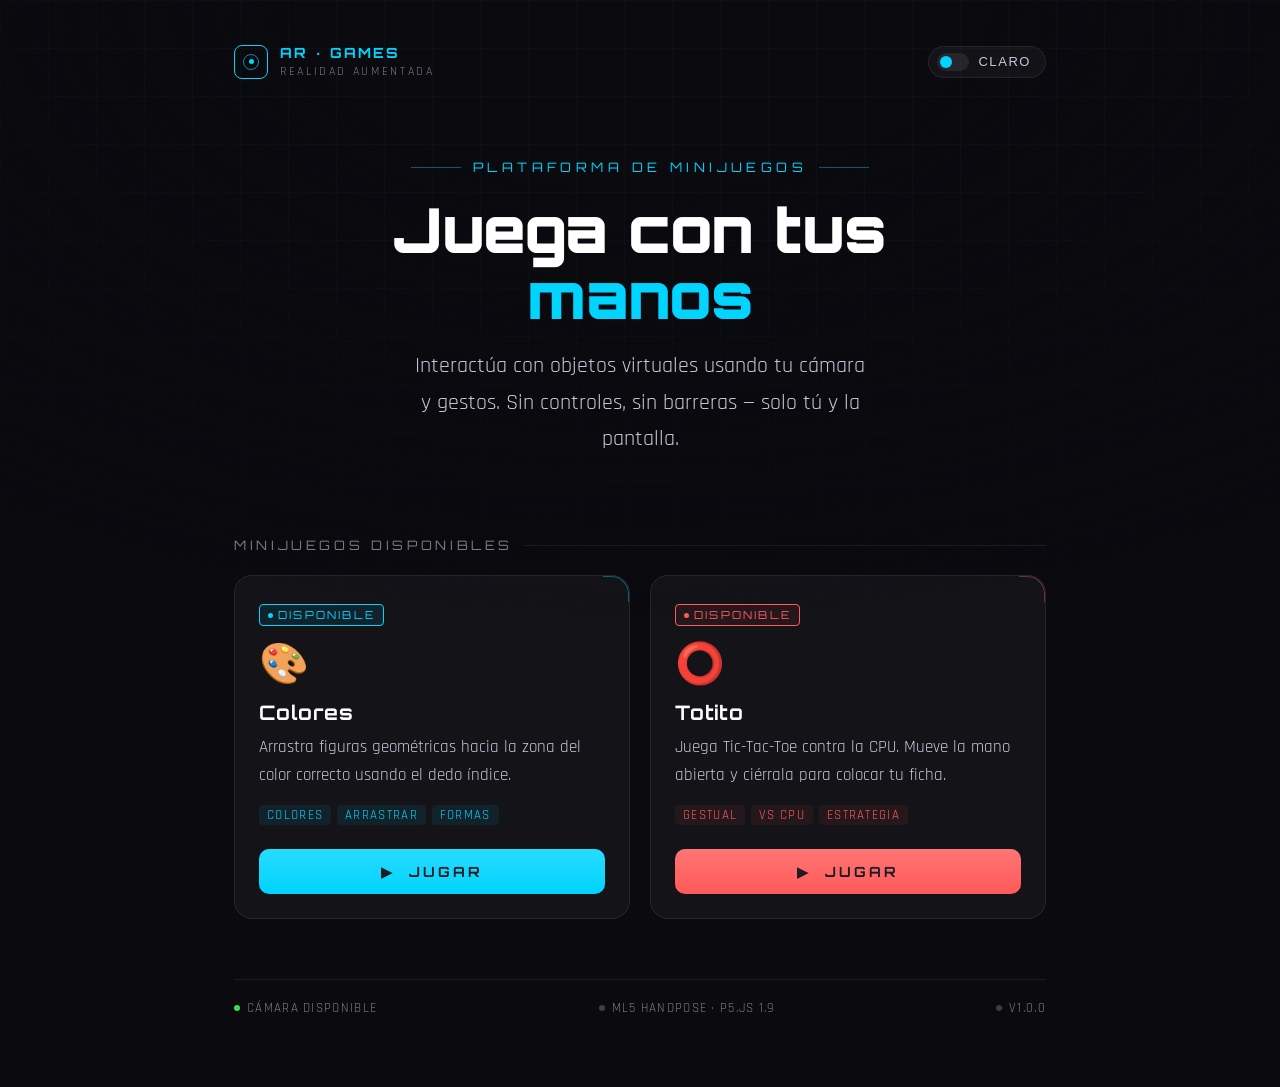
<file: menu.html>
<!doctype html>
<html lang="es" data-theme="dark">
  <head>
    <meta charset="UTF-8" />
    <meta name="viewport" content="width=device-width, initial-scale=1.0" />
    <title>AR Games — Menú Principal</title>
    <link rel="preconnect" href="https://fonts.googleapis.com" />
    <link
      href="https://fonts.googleapis.com/css2?family=Orbitron:wght@400;700;900&family=Rajdhani:wght@400;500;600&display=swap"
      rel="stylesheet"
    />
    <link rel="stylesheet" href="menu.css" />
  </head>
  <body>
    <div class="bg-grid"></div>
    <div class="bg-vignette"></div>

    <div class="wrap">
      <!-- TOPBAR -->
      <div class="topbar a d1">
        <div class="logo">
          <div class="logo-icon"></div>
          <div>
            <div class="logo-text">AR · GAMES</div>
            <div class="logo-sub">Realidad Aumentada</div>
          </div>
        </div>
        <button class="theme-toggle" id="themeToggle" aria-label="Cambiar tema">
          <div class="toggle-track"><div class="toggle-thumb"></div></div>
          <span class="toggle-label" id="toggleLabel">Claro</span>
        </button>
      </div>

      <!-- HERO -->
      <div class="hero a d2">
        <div class="hero-eyebrow">Plataforma de minijuegos</div>
        <h1 class="hero-title">Juega con tus<br /><span>manos</span></h1>
        <p class="hero-desc">
          Interactúa con objetos virtuales usando tu cámara y gestos. Sin
          controles, sin barreras — solo tú y la pantalla.
        </p>
      </div>

      <!-- GAMES -->
      <div class="section-label a d3">Minijuegos disponibles</div>
      <div class="games-grid a d4">
        <div
          class="game-card"
          style="
            --card-accent: #00d4ff;
            --card-glow: rgba(0, 212, 255, 0.08);
            --accent-rgb: 0, 212, 255;
          "
        >
          <div class="card-badge">
            <span class="badge-dot"></span>Disponible
          </div>
          <span class="card-icon">🎨</span>
          <div class="card-title">Colores</div>
          <div class="card-desc">
            Arrastra figuras geométricas hacia la zona del color correcto usando
            el dedo índice.
          </div>
          <div class="card-tags">
            <span class="tag">Colores</span>
            <span class="tag">Arrastrar</span>
            <span class="tag">Formas</span>
          </div>
          <a href="game.html" class="btn-play">▶ &nbsp;Jugar</a>
        </div>

        <div
          class="game-card"
          style="
            --card-accent: #ff5a5a;
            --card-glow: rgba(255, 90, 90, 0.08);
            --accent-rgb: 255, 90, 90;
          "
        >
          <div class="card-badge">
            <span class="badge-dot"></span>Disponible
          </div>
          <span class="card-icon">⭕</span>
          <div class="card-title">Totito</div>
          <div class="card-desc">
            Juega Tic-Tac-Toe contra la CPU. Mueve la mano abierta y ciérrala
            para colocar tu ficha.
          </div>
          <div class="card-tags">
            <span class="tag">Gestual</span>
            <span class="tag">vs CPU</span>
            <span class="tag">Estrategia</span>
          </div>
          <a href="tictactoe.html" class="btn-play">▶ &nbsp;Jugar</a>
        </div>
      </div>

      <!-- STATUS BAR -->
      <div class="status-bar a d5">
        <div class="status-item">
          <span class="sdot sdot-green"></span>Cámara disponible
        </div>
        <div class="status-item">
          <span class="sdot sdot-dim"></span>ml5 Handpose · p5.js 1.9
        </div>
        <div class="status-item"><span class="sdot sdot-dim"></span>v1.0.0</div>
      </div>
    </div>

    <script>
      const toggle = document.getElementById("themeToggle");
      const label = document.getElementById("toggleLabel");
      const html = document.documentElement;

      const saved = localStorage.getItem("arTheme") || "dark";
      html.setAttribute("data-theme", saved);
      label.textContent = saved === "dark" ? "Claro" : "Oscuro";

      toggle.addEventListener("click", () => {
        const next =
          html.getAttribute("data-theme") === "dark" ? "light" : "dark";
        html.setAttribute("data-theme", next);
        label.textContent = next === "dark" ? "Claro" : "Oscuro";
        localStorage.setItem("arTheme", next);
      });
    </script>
  </body>
</html>
</file>
<file: menu.css>
:root {
  --bg-primary: #0a0a0f;
  --bg-card: rgba(255, 255, 255, 0.04);
  --bg-card-hover: rgba(255, 255, 255, 0.08);
  --border: rgba(255, 255, 255, 0.08);
  --border-hover: rgba(255, 255, 255, 0.22);
  --text-primary: #ffffff;
  --text-muted: rgba(220, 220, 240, 0.9);
  --text-label: rgba(200, 200, 220, 0.6);
  --accent: #00d4ff;
  --accent-rgb: 0, 212, 255;
  --green: #3cdc50;
  --grid-line: rgba(0, 212, 255, 0.04);
}
[data-theme="light"] {
  --bg-primary: #f0f2f8;
  --bg-card: rgba(255, 255, 255, 0.75);
  --bg-card-hover: rgba(255, 255, 255, 0.97);
  --border: rgba(100, 120, 200, 0.14);
  --border-hover: rgba(0, 140, 200, 0.35);
  --text-primary: #0a0a0f;
  --text-muted: #1a1a2e;
  --text-label: rgba(10, 10, 30, 0.6);
  --accent: #006fcc;
  --accent-rgb: 0, 111, 204;
  --green: #1d9e40;
  --grid-line: rgba(0, 80, 180, 0.05);
}

*,
*::before,
*::after {
  box-sizing: border-box;
  margin: 0;
  padding: 0;
}

body {
  background: var(--bg-primary);
  color: var(--text-primary);
  font-family: "Rajdhani", sans-serif;
  min-height: 100vh;
  overflow-x: hidden;
  transition:
    background 0.4s,
    color 0.3s;
}

.bg-grid {
  position: fixed;
  inset: 0;
  pointer-events: none;
  z-index: 0;
  background-image:
    linear-gradient(var(--grid-line) 1px, transparent 1px),
    linear-gradient(90deg, var(--grid-line) 1px, transparent 1px);
  background-size: 48px 48px;
}
.bg-vignette {
  position: fixed;
  inset: 0;
  pointer-events: none;
  z-index: 1;
  background: radial-gradient(
    ellipse 90% 70% at 50% 0%,
    transparent 30%,
    var(--bg-primary) 100%
  );
}

/* .wrap fusionado (layout + transición) */
.wrap {
  position: relative;
  z-index: 2;
  max-width: 860px;
  margin: 0 auto;
  padding: 44px 24px 72px;
  transition:
    transform 0.45s ease,
    filter 0.45s ease;
}
.wrap.fade-out {
  transform: scale(1.05);
  filter: blur(6px);
}

/* TOPBAR */
.topbar {
  display: flex;
  align-items: center;
  justify-content: space-between;
  margin-bottom: 80px;
}
.logo {
  display: flex;
  align-items: center;
  gap: 12px;
}
.logo-icon {
  width: 34px;
  height: 34px;
  border: 1.5px solid var(--accent);
  border-radius: 8px;
  display: flex;
  align-items: center;
  justify-content: center;
  position: relative;
}
.logo-icon::before {
  content: "";
  position: absolute;
  width: 16px;
  height: 16px;
  border: 1.5px solid var(--accent);
  border-radius: 50%;
  opacity: 0.65;
}
.logo-icon::after {
  content: "";
  position: absolute;
  width: 5px;
  height: 5px;
  background: var(--accent);
  border-radius: 50%;
}
.logo-text {
  font-family: "Orbitron", monospace;
  font-size: 14px;
  font-weight: 700;
  letter-spacing: 0.14em;
  color: var(--accent);
}
.logo-sub {
  font-size: 12px;
  letter-spacing: 0.22em;
  color: var(--text-label);
  text-transform: uppercase;
  margin-top: 2px;
}

/* Theme toggle */
.theme-toggle {
  display: flex;
  align-items: center;
  gap: 9px;
  background: var(--bg-card);
  border: 1px solid var(--border);
  border-radius: 999px;
  padding: 6px 14px 6px 8px;
  cursor: pointer;
  transition:
    border-color 0.2s,
    background 0.2s;
  user-select: none;
}
.theme-toggle:hover {
  border-color: var(--border-hover);
  background: var(--bg-card-hover);
}
.toggle-track {
  width: 32px;
  height: 18px;
  background: var(--border);
  border-radius: 999px;
  position: relative;
}
.toggle-thumb {
  width: 12px;
  height: 12px;
  background: var(--accent);
  border-radius: 50%;
  position: absolute;
  top: 3px;
  left: 3px;
  transition: left 0.28s cubic-bezier(0.4, 0, 0.2, 1);
}
[data-theme="light"] .toggle-thumb {
  left: 17px;
}
.toggle-label {
  font-size: 13px;
  letter-spacing: 0.12em;
  text-transform: uppercase;
  color: var(--text-muted);
}

/* HERO */
.hero {
  text-align: center;
  margin-bottom: 80px;
}
.hero-eyebrow {
  font-family: "Orbitron", monospace;
  font-size: 13px;
  letter-spacing: 0.34em;
  text-transform: uppercase;
  color: var(--accent);
  margin-bottom: 22px;
  display: flex;
  align-items: center;
  justify-content: center;
  gap: 12px;
}
.hero-eyebrow::before,
.hero-eyebrow::after {
  content: "";
  height: 1px;
  width: 50px;
  background: var(--accent);
  opacity: 0.4;
}
.hero-title {
  font-family: "Orbitron", monospace;
  font-size: clamp(36px, 6vw, 62px);
  font-weight: 900;
  line-height: 1.06;
  color: var(--text-primary);
  margin-bottom: 20px;
}
.hero-title span {
  color: var(--accent);
}
.hero-desc {
  font-size: 22px;
  color: var(--text-muted);
  max-width: 450px;
  margin: 0 auto;
  line-height: 1.65;
}

/* SECTION LABEL */
.section-label {
  font-family: "Orbitron", monospace;
  font-size: 13px;
  letter-spacing: 0.28em;
  text-transform: uppercase;
  color: var(--text-label);
  margin-bottom: 22px;
  display: flex;
  align-items: center;
  gap: 10px;
}
.section-label::after {
  content: "";
  flex: 1;
  height: 1px;
  background: var(--border);
}

/* GAMES GRID */
.games-grid {
  display: grid;
  grid-template-columns: repeat(auto-fit, minmax(260px, 1fr));
  gap: 20px;
}

/* GAME CARD */
.game-card {
  position: relative;
  background: var(--bg-card);
  border: 1px solid var(--border);
  border-radius: 18px;
  padding: 28px 24px 24px;
  overflow: hidden;
  display: flex;
  flex-direction: column;
  transition:
    border-color 0.25s,
    background 0.25s,
    transform 0.25s;
}
.game-card:hover {
  border-color: var(--card-accent);
  background: var(--bg-card-hover);
  transform: translateY(-3px);
}
.game-card::before {
  content: "";
  position: absolute;
  top: 0;
  left: 18%;
  right: 18%;
  height: 1px;
  background: var(--card-accent);
  opacity: 0;
  transition: opacity 0.3s;
}
.game-card:hover::before {
  opacity: 1;
}
.game-card::after {
  content: "";
  position: absolute;
  top: 0;
  right: 0;
  width: 26px;
  height: 26px;
  border-top: 1.5px solid var(--card-accent);
  border-right: 1.5px solid var(--card-accent);
  border-radius: 0 18px 0 0;
  opacity: 0.4;
  transition: opacity 0.3s;
}
.game-card:hover::after {
  opacity: 1;
}

.card-badge {
  display: inline-flex;
  align-items: center;
  gap: 5px;
  font-family: "Orbitron", monospace;
  font-size: 11px;
  letter-spacing: 0.2em;
  text-transform: uppercase;
  color: var(--card-accent);
  background: var(--card-glow);
  border: 1px solid var(--card-accent);
  border-radius: 4px;
  padding: 3px 8px;
  margin-bottom: 20px;
  width: fit-content;
}
.badge-dot {
  width: 5px;
  height: 5px;
  border-radius: 50%;
  background: var(--card-accent);
  animation: blink 1.8s infinite;
}
@keyframes blink {
  0%,
  100% {
    opacity: 1;
  }
  50% {
    opacity: 0.2;
  }
}

.card-icon {
  font-size: 40px;
  margin-bottom: 14px;
  display: block;
  line-height: 1;
}
.card-title {
  font-family: "Orbitron", monospace;
  font-size: 20px;
  font-weight: 700;
  color: var(--text-primary);
  margin-bottom: 9px;
  letter-spacing: 0.04em;
}
.card-desc {
  font-size: 17px;
  color: var(--text-muted);
  line-height: 1.6;
  margin-bottom: 16px;
  flex: 1;
}
.card-tags {
  display: flex;
  flex-wrap: wrap;
  gap: 6px;
  margin-bottom: 24px;
}
.tag {
  font-size: 13px;
  letter-spacing: 0.1em;
  text-transform: uppercase;
  color: var(--card-accent);
  background: var(--card-glow);
  border-radius: 4px;
  padding: 2px 8px;
}

/* PLAY BUTTON */
.btn-play {
  display: flex;
  align-items: center;
  justify-content: center;
  gap: 10px;
  font-family: "Orbitron", monospace;
  font-size: 14px;
  font-weight: 700;
  letter-spacing: 0.22em;
  text-transform: uppercase;
  text-decoration: none;
  color: #0a0a0f;
  background: var(--card-accent);
  border: none;
  border-radius: 10px;
  padding: 14px 20px;
  cursor: pointer;
  width: 100%;
  position: relative;
  overflow: hidden;
  transition:
    transform 0.18s,
    box-shadow 0.2s;
}
[data-theme="light"] .btn-play {
  color: #fff;
}
.btn-play::after {
  content: "";
  position: absolute;
  inset: 0;
  background: linear-gradient(
    to bottom,
    rgba(255, 255, 255, 0.16),
    transparent
  );
  pointer-events: none;
}
.btn-play:hover {
  transform: translateY(-2px);
  box-shadow: 0 8px 28px rgba(var(--accent-rgb), 0.4);
}
.btn-play:active {
  transform: scale(0.97);
}

/* STATUS BAR */
.status-bar {
  display: flex;
  align-items: center;
  justify-content: space-between;
  flex-wrap: wrap;
  gap: 12px;
  margin-top: 60px;
  padding-top: 20px;
  border-top: 1px solid var(--border);
}
.status-item {
  display: flex;
  align-items: center;
  gap: 7px;
  font-size: 13px;
  letter-spacing: 0.1em;
  text-transform: uppercase;
  color: var(--text-label);
}
.sdot {
  width: 6px;
  height: 6px;
  border-radius: 50%;
}
.sdot-green {
  background: var(--green);
  animation: blink 2s infinite;
}
.sdot-dim {
  background: var(--border-hover, rgba(180, 180, 200, 0.3));
}

/* ANIMATIONS */
@keyframes fadeUp {
  from {
    opacity: 0;
    transform: translateY(16px);
  }
  to {
    opacity: 1;
    transform: translateY(0);
  }
}
.a {
  animation: fadeUp 0.55s cubic-bezier(0.22, 1, 0.36, 1) both;
}
.d1 {
  animation-delay: 0.04s;
}
.d2 {
  animation-delay: 0.14s;
}
.d3 {
  animation-delay: 0.24s;
}
.d4 {
  animation-delay: 0.34s;
}
.d5 {
  animation-delay: 0.44s;
}

/* TRANSICIÓN DE PÁGINA */
#transition-overlay {
  position: fixed;
  inset: 0;
  background: #0a0a0f;
  opacity: 0;
  pointer-events: none;
  z-index: 999;
  transition: opacity 0.45s ease;
}
#transition-overlay.active {
  opacity: 1;
}
</file>
